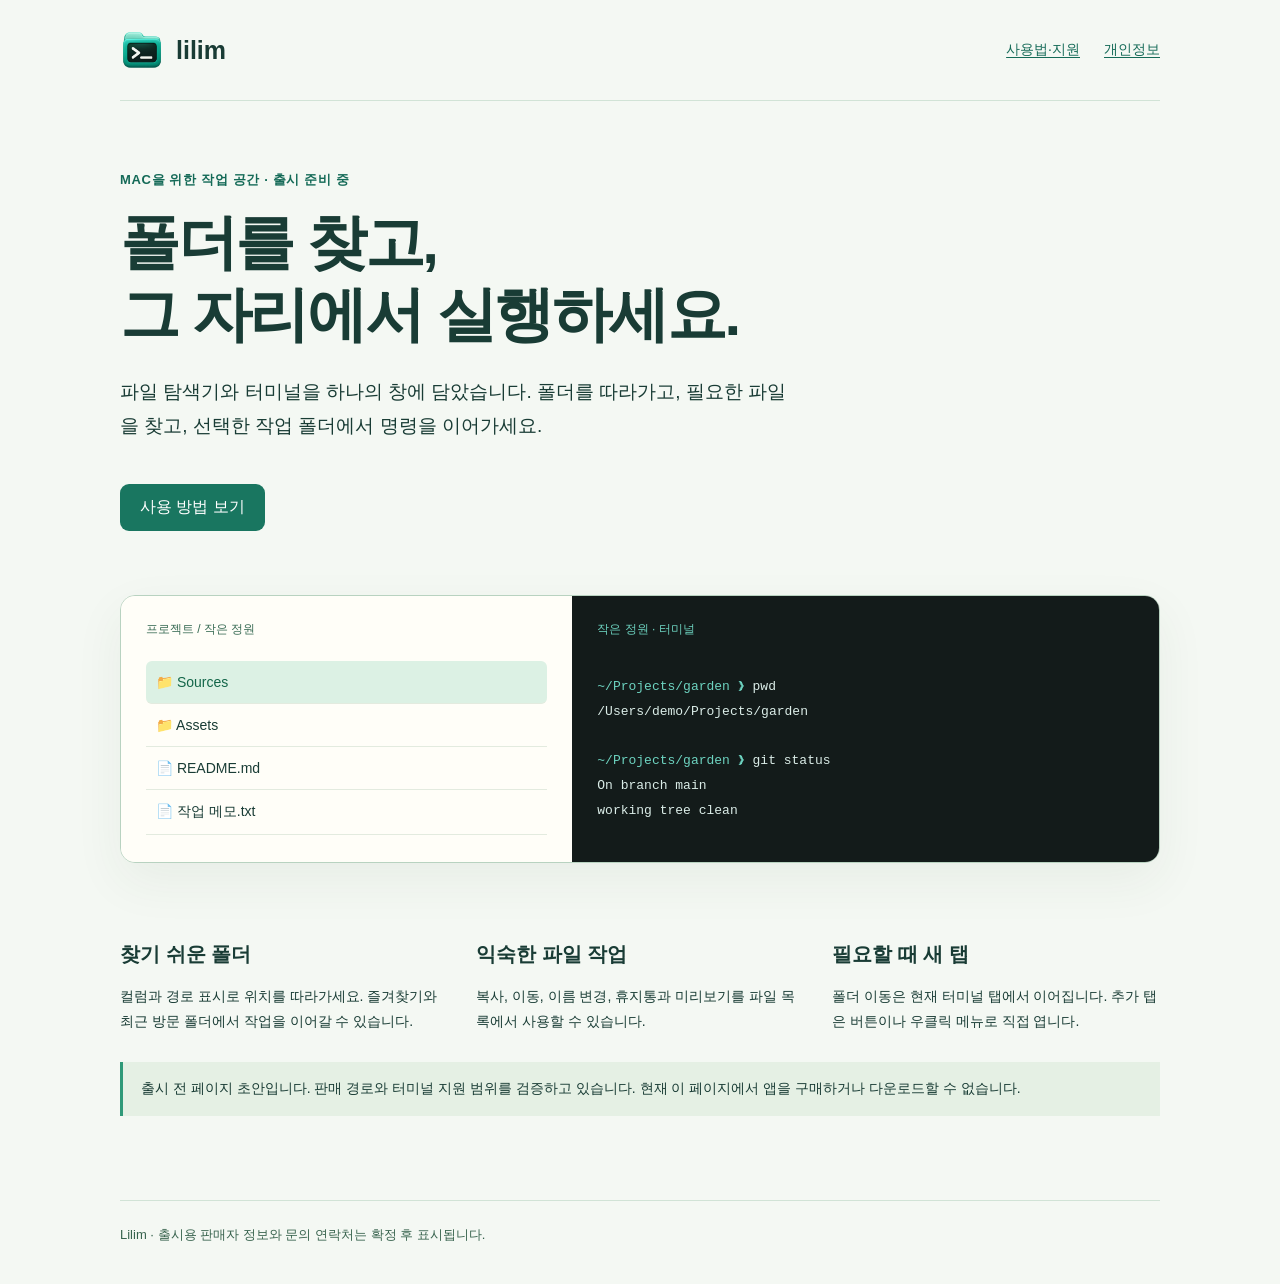
<file: Release/site/index.html>
<!doctype html>
<html lang="ko">
<head><meta charset="utf-8"><meta name="viewport" content="width=device-width, initial-scale=1"><title>Lilim — 폴더 탐색과 터미널을 한 창에서</title><link rel="stylesheet" href="style.css"></head>
<body>
<header><a class="brand" href="index.html"><img src="icon.png" alt="">lilim</a><nav aria-label="사이트 메뉴"><a href="support.html">사용법·지원</a><a href="privacy.html">개인정보</a></nav></header>
<main>
<div class="eyebrow">MAC을 위한 작업 공간 · 출시 준비 중</div>
<h1>폴더를 찾고,<br>그 자리에서 실행하세요.</h1>
<p class="lead">파일 탐색기와 터미널을 하나의 창에 담았습니다. 폴더를 따라가고, 필요한 파일을 찾고, 선택한 작업 폴더에서 명령을 이어가세요.</p>
<a class="button" href="support.html">사용 방법 보기</a>
<div class="workspace" aria-label="Lilim의 파일 탐색과 터미널 배치를 설명하는 예시. 실제 앱 스크린샷이 아닙니다.">
  <div class="files"><div class="path">프로젝트 / 작은 정원</div><div class="row selected">📁 Sources</div><div class="row">📁 Assets</div><div class="row">📄 README.md</div><div class="row">📄 작업 메모.txt</div></div>
  <div class="terminal"><div class="terminal-title">작은 정원 · 터미널</div><pre><span class="prompt">~/Projects/garden ❯</span> pwd
/Users/demo/Projects/garden

<span class="prompt">~/Projects/garden ❯</span> git status
On branch main
working tree clean</pre></div>
</div>
<div class="features"><section><h2>찾기 쉬운 폴더</h2><p>컬럼과 경로 표시로 위치를 따라가세요. 즐겨찾기와 최근 방문 폴더에서 작업을 이어갈 수 있습니다.</p></section><section><h2>익숙한 파일 작업</h2><p>복사, 이동, 이름 변경, 휴지통과 미리보기를 파일 목록에서 사용할 수 있습니다.</p></section><section><h2>필요할 때 새 탭</h2><p>폴더 이동은 현재 터미널 탭에서 이어집니다. 추가 탭은 버튼이나 우클릭 메뉴로 직접 엽니다.</p></section></div>
<p class="notice">출시 전 페이지 초안입니다. 판매 경로와 터미널 지원 범위를 검증하고 있습니다. 현재 이 페이지에서 앱을 구매하거나 다운로드할 수 없습니다.</p>
</main><footer>Lilim · 출시용 판매자 정보와 문의 연락처는 확정 후 표시됩니다.</footer>
</body></html>
</file>
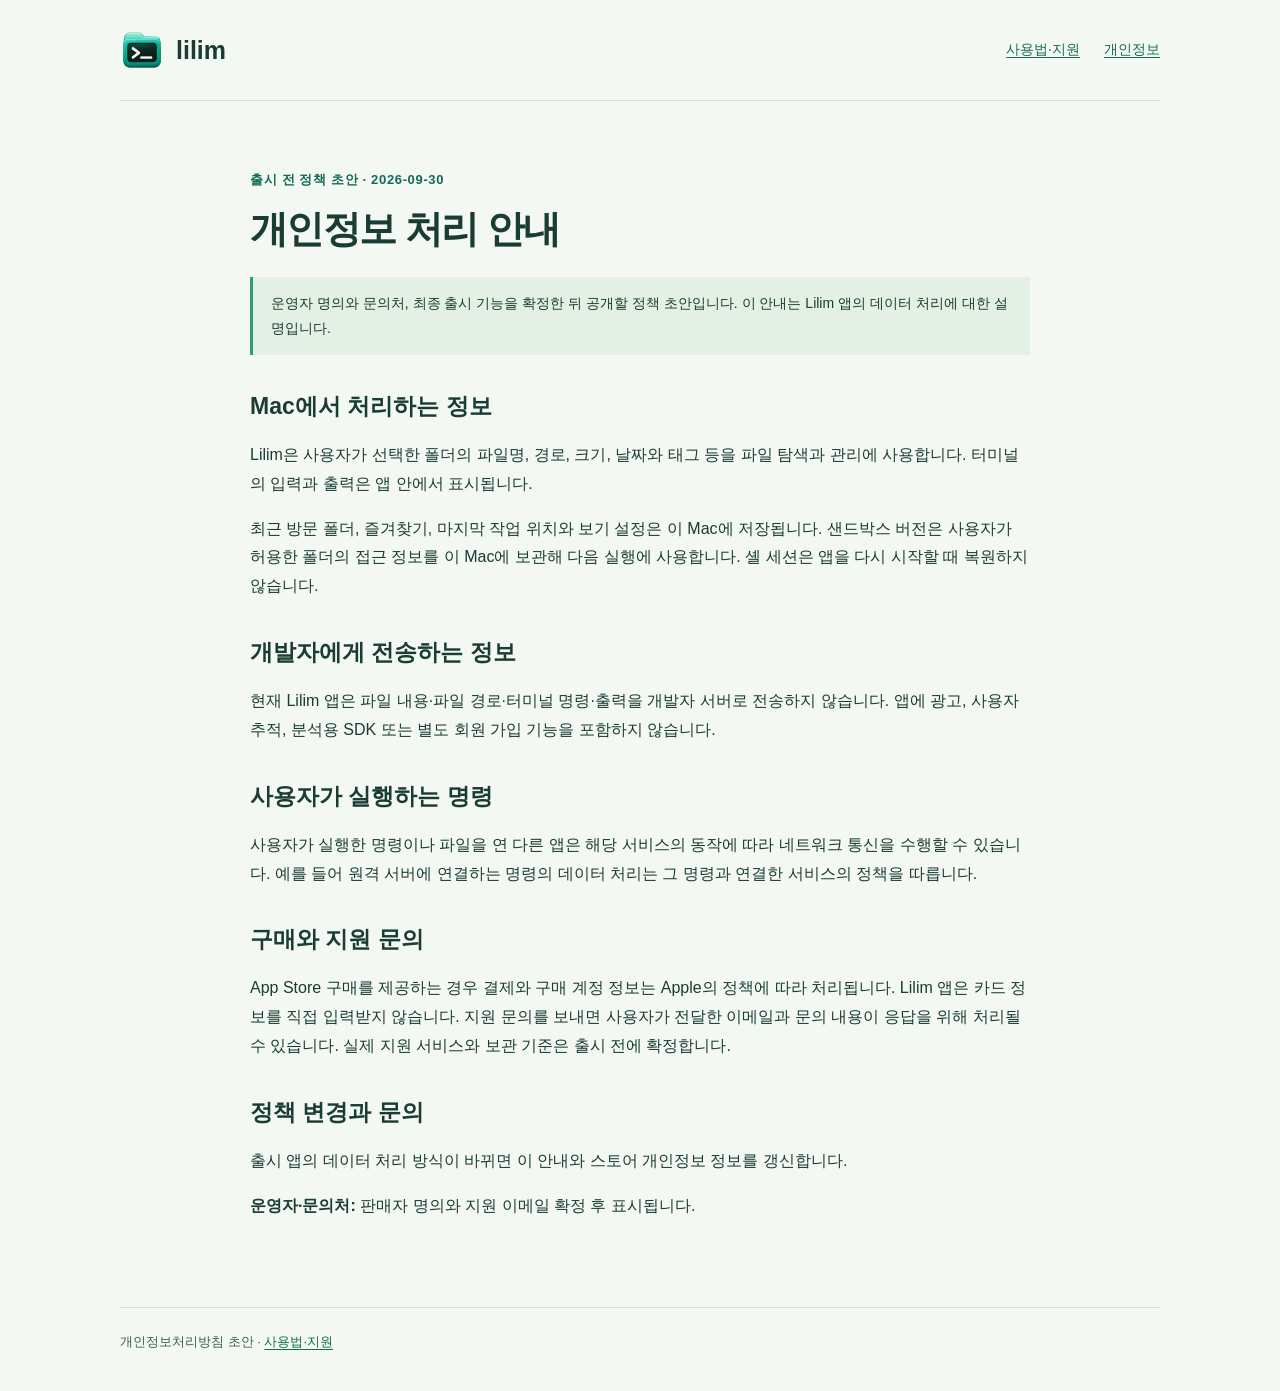
<file: Release/site/privacy.html>
<!doctype html>
<html lang="ko">
<head><meta charset="utf-8"><meta name="viewport" content="width=device-width, initial-scale=1"><title>Lilim 개인정보처리방침 초안</title><link rel="stylesheet" href="style.css"></head>
<body><header><a class="brand" href="index.html"><img src="icon.png" alt="">lilim</a><nav aria-label="사이트 메뉴"><a href="support.html">사용법·지원</a><a href="privacy.html">개인정보</a></nav></header>
<main class="document"><div class="eyebrow">출시 전 정책 초안 · 2026-09-30</div><h1>개인정보 처리 안내</h1>
<p class="notice">운영자 명의와 문의처, 최종 출시 기능을 확정한 뒤 공개할 정책 초안입니다. 이 안내는 Lilim 앱의 데이터 처리에 대한 설명입니다.</p>
<h2>Mac에서 처리하는 정보</h2><p>Lilim은 사용자가 선택한 폴더의 파일명, 경로, 크기, 날짜와 태그 등을 파일 탐색과 관리에 사용합니다. 터미널의 입력과 출력은 앱 안에서 표시됩니다.</p>
<p>최근 방문 폴더, 즐겨찾기, 마지막 작업 위치와 보기 설정은 이 Mac에 저장됩니다. 샌드박스 버전은 사용자가 허용한 폴더의 접근 정보를 이 Mac에 보관해 다음 실행에 사용합니다. 셸 세션은 앱을 다시 시작할 때 복원하지 않습니다.</p>
<h2>개발자에게 전송하는 정보</h2><p>현재 Lilim 앱은 파일 내용·파일 경로·터미널 명령·출력을 개발자 서버로 전송하지 않습니다. 앱에 광고, 사용자 추적, 분석용 SDK 또는 별도 회원 가입 기능을 포함하지 않습니다.</p>
<h2>사용자가 실행하는 명령</h2><p>사용자가 실행한 명령이나 파일을 연 다른 앱은 해당 서비스의 동작에 따라 네트워크 통신을 수행할 수 있습니다. 예를 들어 원격 서버에 연결하는 명령의 데이터 처리는 그 명령과 연결한 서비스의 정책을 따릅니다.</p>
<h2>구매와 지원 문의</h2><p>App Store 구매를 제공하는 경우 결제와 구매 계정 정보는 Apple의 정책에 따라 처리됩니다. Lilim 앱은 카드 정보를 직접 입력받지 않습니다. 지원 문의를 보내면 사용자가 전달한 이메일과 문의 내용이 응답을 위해 처리될 수 있습니다. 실제 지원 서비스와 보관 기준은 출시 전에 확정합니다.</p>
<h2>정책 변경과 문의</h2><p>출시 앱의 데이터 처리 방식이 바뀌면 이 안내와 스토어 개인정보 정보를 갱신합니다.</p><p><strong>운영자·문의처:</strong> 판매자 명의와 지원 이메일 확정 후 표시됩니다.</p>
</main><footer>개인정보처리방침 초안 · <a href="support.html">사용법·지원</a></footer></body></html>
</file>
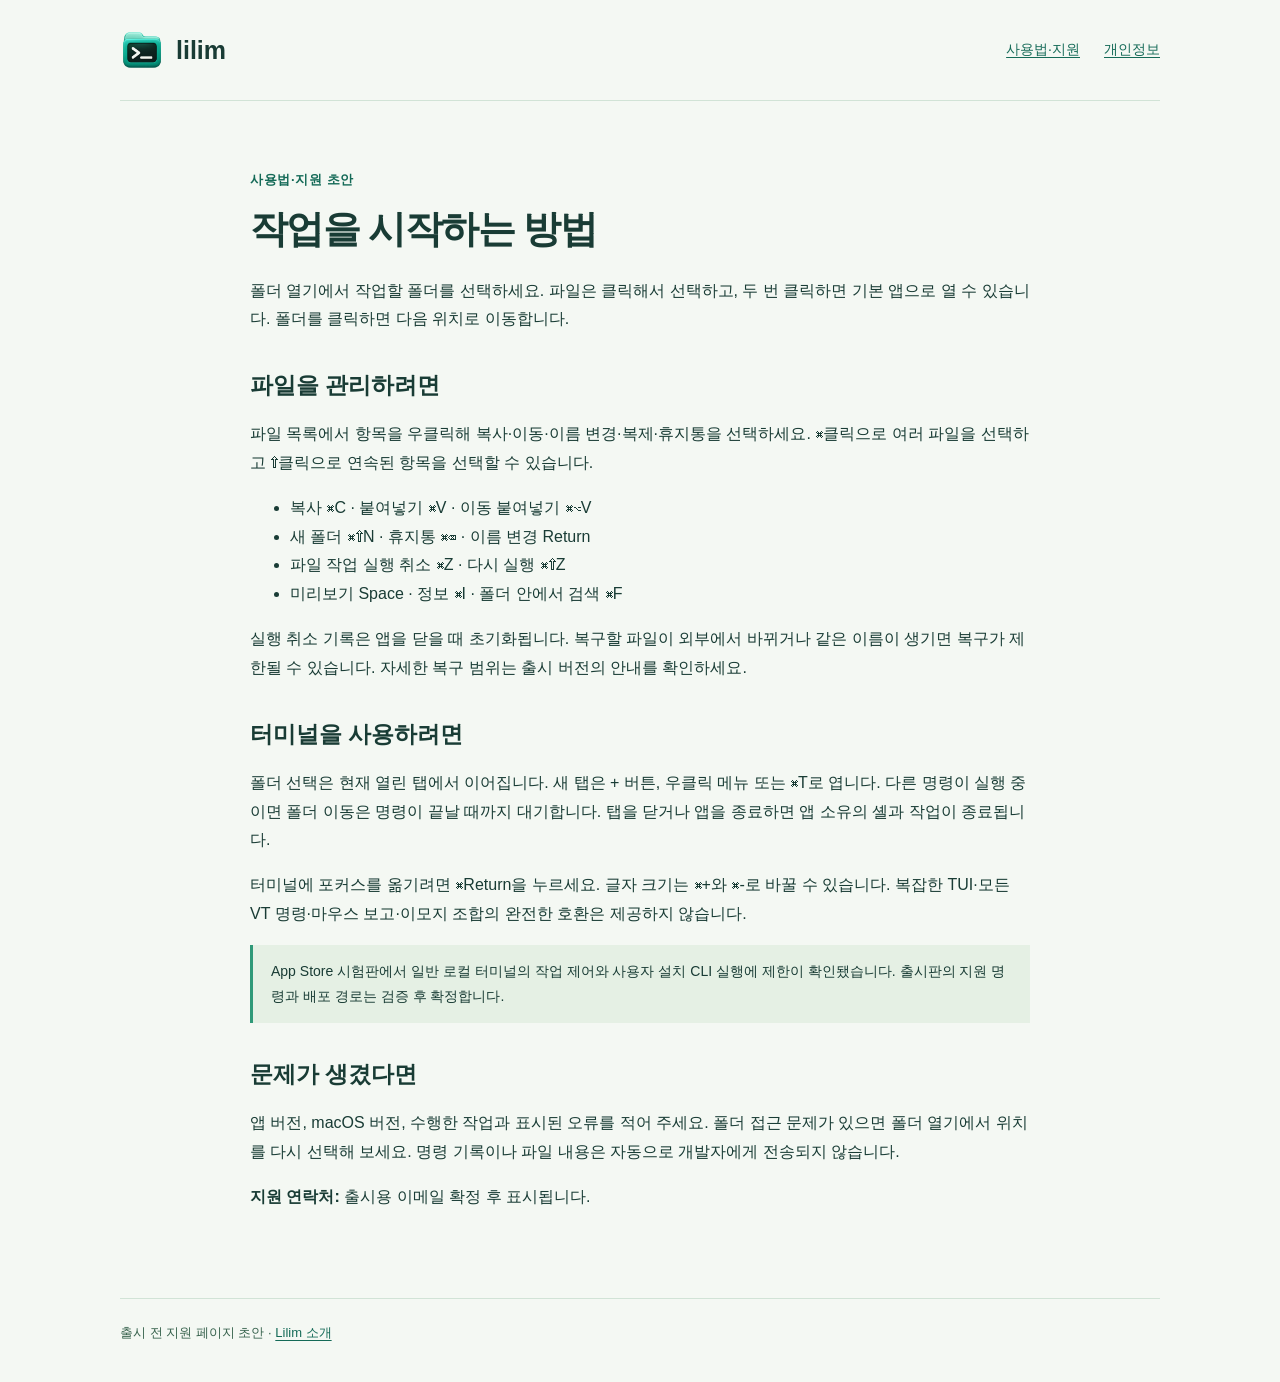
<file: Release/site/support.html>
<!doctype html>
<html lang="ko">
<head><meta charset="utf-8"><meta name="viewport" content="width=device-width, initial-scale=1"><title>Lilim 사용법·지원</title><link rel="stylesheet" href="style.css"></head>
<body><header><a class="brand" href="index.html"><img src="icon.png" alt="">lilim</a><nav aria-label="사이트 메뉴"><a href="support.html">사용법·지원</a><a href="privacy.html">개인정보</a></nav></header>
<main class="document"><div class="eyebrow">사용법·지원 초안</div><h1>작업을 시작하는 방법</h1>
<p>폴더 열기에서 작업할 폴더를 선택하세요. 파일은 클릭해서 선택하고, 두 번 클릭하면 기본 앱으로 열 수 있습니다. 폴더를 클릭하면 다음 위치로 이동합니다.</p>
<h2>파일을 관리하려면</h2><p>파일 목록에서 항목을 우클릭해 복사·이동·이름 변경·복제·휴지통을 선택하세요. ⌘클릭으로 여러 파일을 선택하고 ⇧클릭으로 연속된 항목을 선택할 수 있습니다.</p>
<ul><li>복사 ⌘C · 붙여넣기 ⌘V · 이동 붙여넣기 ⌘⌥V</li><li>새 폴더 ⌘⇧N · 휴지통 ⌘⌫ · 이름 변경 Return</li><li>파일 작업 실행 취소 ⌘Z · 다시 실행 ⌘⇧Z</li><li>미리보기 Space · 정보 ⌘I · 폴더 안에서 검색 ⌘F</li></ul>
<p>실행 취소 기록은 앱을 닫을 때 초기화됩니다. 복구할 파일이 외부에서 바뀌거나 같은 이름이 생기면 복구가 제한될 수 있습니다. 자세한 복구 범위는 출시 버전의 안내를 확인하세요.</p>
<h2>터미널을 사용하려면</h2><p>폴더 선택은 현재 열린 탭에서 이어집니다. 새 탭은 + 버튼, 우클릭 메뉴 또는 ⌘T로 엽니다. 다른 명령이 실행 중이면 폴더 이동은 명령이 끝날 때까지 대기합니다. 탭을 닫거나 앱을 종료하면 앱 소유의 셸과 작업이 종료됩니다.</p>
<p>터미널에 포커스를 옮기려면 ⌘Return을 누르세요. 글자 크기는 ⌘+와 ⌘-로 바꿀 수 있습니다. 복잡한 TUI·모든 VT 명령·마우스 보고·이모지 조합의 완전한 호환은 제공하지 않습니다.</p>
<p class="notice">App Store 시험판에서 일반 로컬 터미널의 작업 제어와 사용자 설치 CLI 실행에 제한이 확인됐습니다. 출시판의 지원 명령과 배포 경로는 검증 후 확정합니다.</p>
<h2>문제가 생겼다면</h2><p>앱 버전, macOS 버전, 수행한 작업과 표시된 오류를 적어 주세요. 폴더 접근 문제가 있으면 폴더 열기에서 위치를 다시 선택해 보세요. 명령 기록이나 파일 내용은 자동으로 개발자에게 전송되지 않습니다.</p>
<p><strong>지원 연락처:</strong> 출시용 이메일 확정 후 표시됩니다.</p></main>
<footer>출시 전 지원 페이지 초안 · <a href="index.html">Lilim 소개</a></footer></body></html>
</file>
<file: Release/site/style.css>
:root { color-scheme: light; font-family: -apple-system, BlinkMacSystemFont, "Apple SD Gothic Neo", sans-serif; color: #193c35; background: #f4f8f3; }
* { box-sizing: border-box; }
body { margin: 0; }
a { color: #146a57; text-underline-offset: .22em; }
header, main, footer { width: min(1040px, calc(100% - 48px)); margin: auto; }
header { display: flex; align-items: center; justify-content: space-between; padding: 28px 0; border-bottom: 1px solid #d1e3d6; }
.brand { display: flex; align-items: center; gap: 12px; font-size: 25px; font-weight: 650; text-decoration: none; color: inherit; }
.brand img { width: 44px; height: 44px; }
nav { display: flex; gap: 24px; font-size: 14px; }
main { padding: 70px 0; }
.eyebrow { color: #146a57; font-size: 13px; font-weight: 600; letter-spacing: .05em; }
h1 { font-size: clamp(34px, 5vw, 60px); line-height: 1.2; letter-spacing: -.04em; font-weight: 650; margin: 18px 0 24px; }
h2 { font-size: 23px; margin-top: 36px; }
p, li { font-size: 16px; line-height: 1.8; }
.lead { max-width: 680px; font-size: 19px; }
.button { display: inline-block; margin: 22px 0; padding: 13px 20px; border-radius: 9px; background: #197660; color: white; text-decoration: none; font-weight: 550; }
.workspace { display: grid; grid-template-columns: 1fr 1.3fr; margin: 42px 0; overflow: hidden; border: 1px solid #b8d2c0; border-radius: 15px; box-shadow: 0 18px 50px #284d3510; }
.files { background: #fffef8; padding: 25px; }
.path { font-size: 12px; color: #386b54; margin-bottom: 23px; }
.row { padding: 13px 10px; border-bottom: 1px solid #e3ebdf; font-size: 14px; }
.selected { background: #dcf1e4; border-radius: 6px; color: #136649; }
.terminal { padding: 25px; background: #131b1a; color: #dbede8; }
.terminal-title { font-size: 12px; color: #6dd3c0; padding-bottom: 24px; }
pre { white-space: pre-wrap; overflow-wrap: anywhere; font: 13px/1.9 ui-monospace, SFMono-Regular, Menlo, monospace; }
.prompt { color: #6dd3c0; }
.features { display: grid; grid-template-columns: repeat(3, 1fr); gap: 28px; }
.features h2 { font-size: 20px; }
.features p { font-size: 14px; }
.document { max-width: 780px; }
.document h1 { font-size: 38px; }
.notice { padding: 14px 18px; border-left: 3px solid #2f9978; background: #e5f0e4; font-size: 14px; }
footer { border-top: 1px solid #d1e3d6; padding: 25px 0 40px; font-size: 13px; color: #38634e; }
@media (max-width: 680px) { header, main, footer { width: calc(100% - 32px); } header { align-items: flex-start; gap: 20px; } nav { gap: 13px; font-size: 12px; } main { padding-top: 38px; } .workspace, .features { grid-template-columns: 1fr; } .lead { font-size: 17px; } }
</file>
